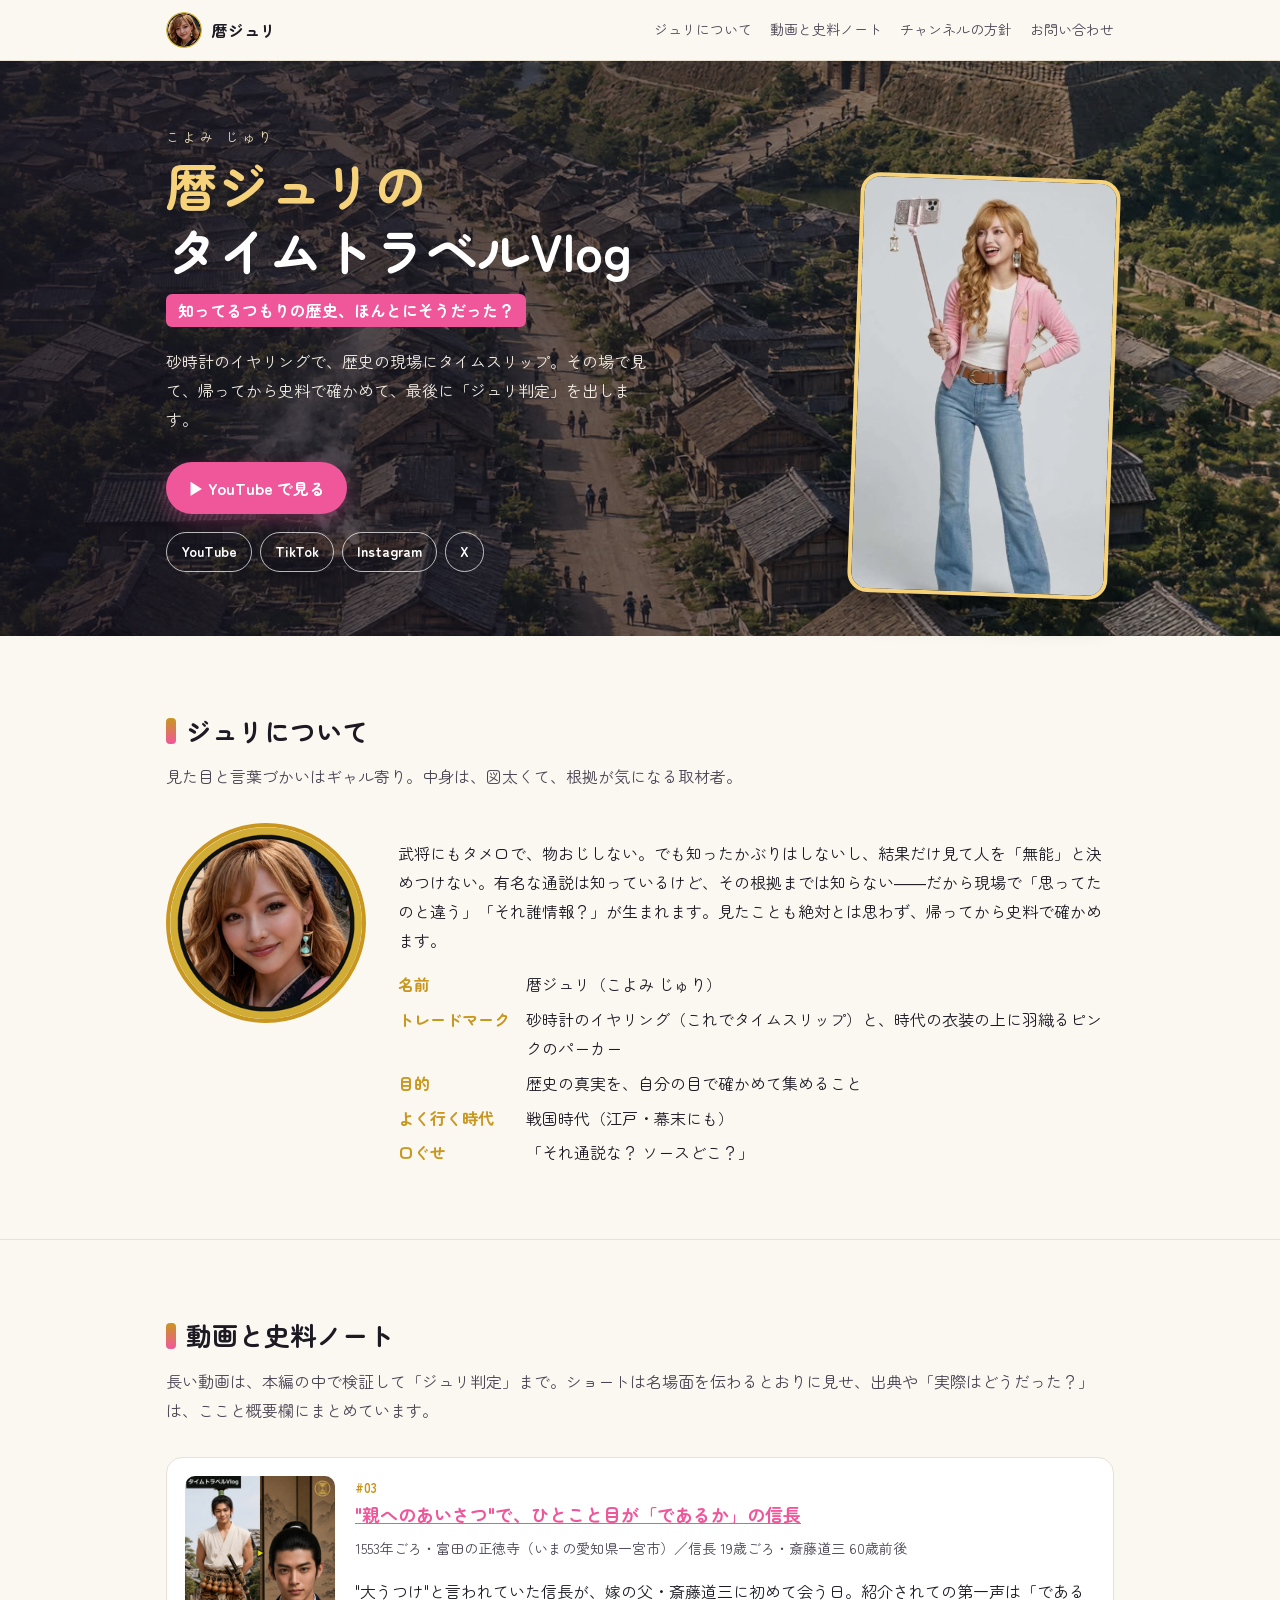
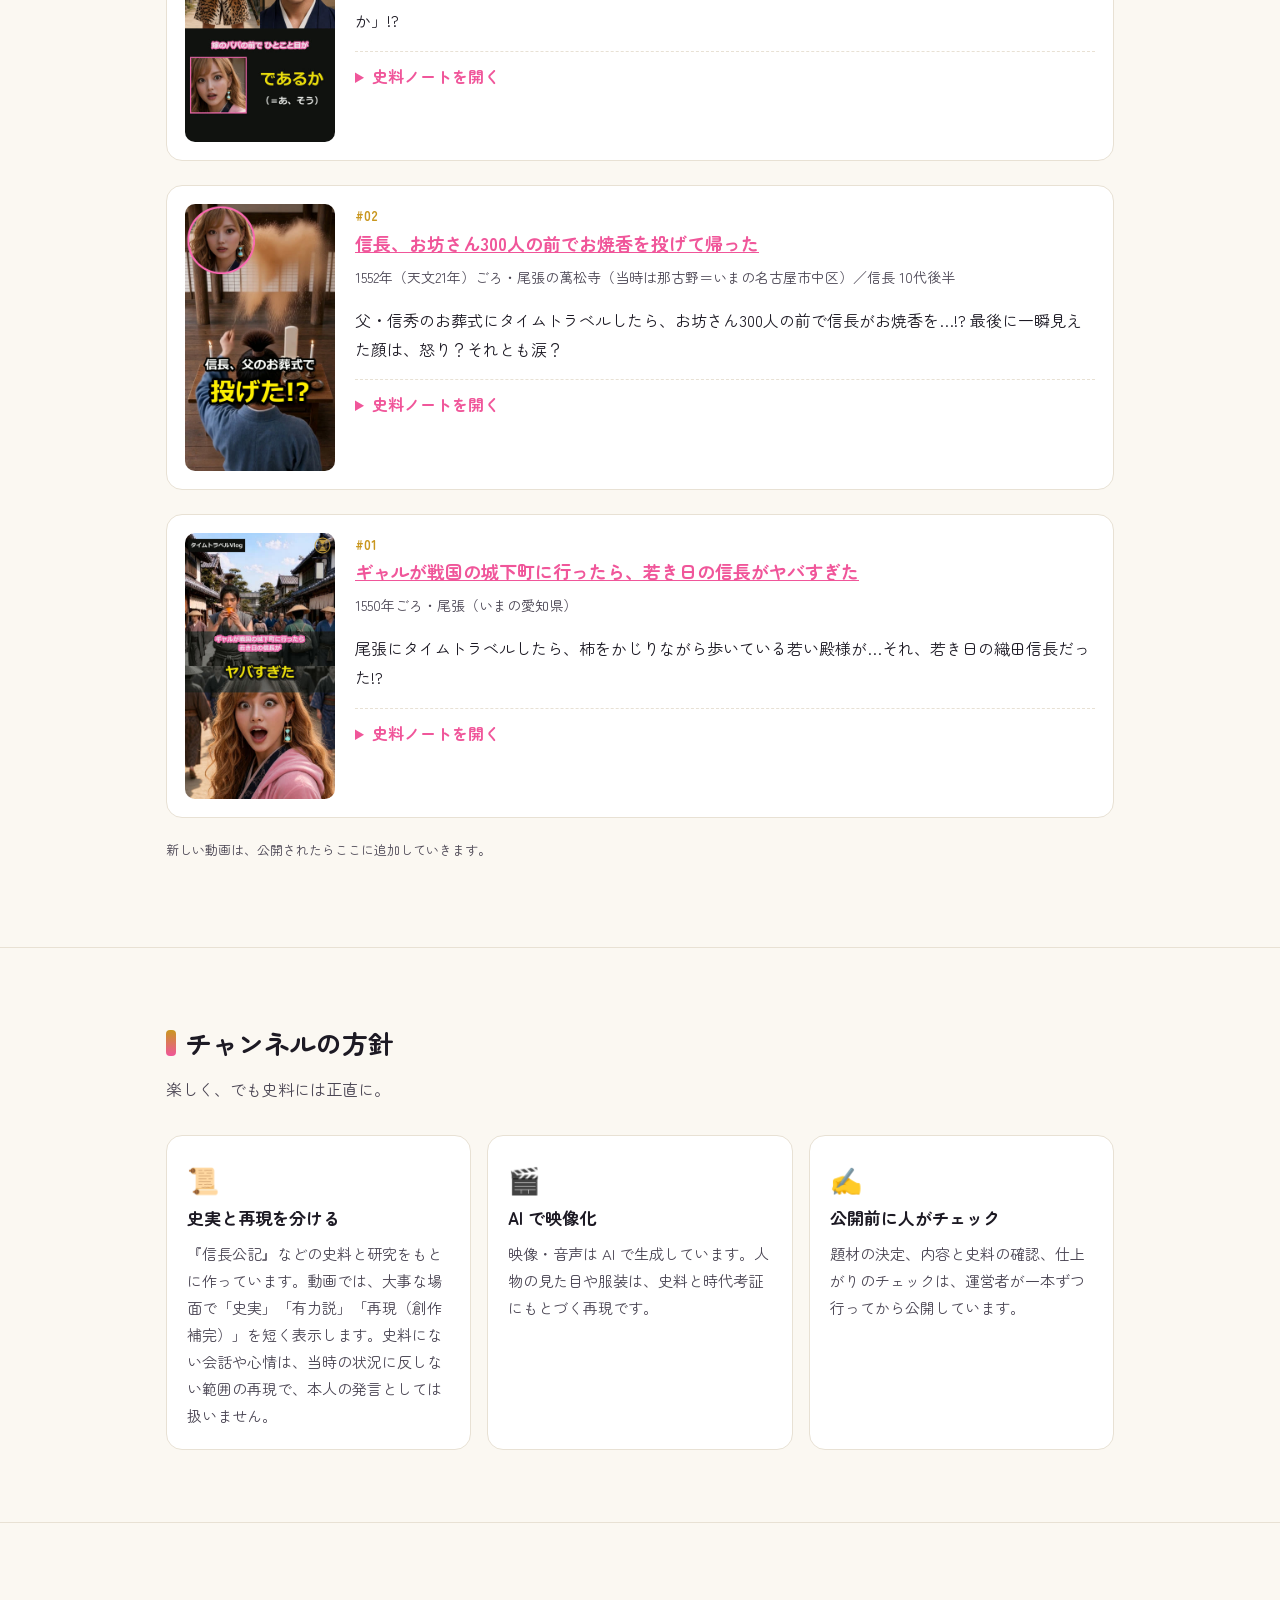
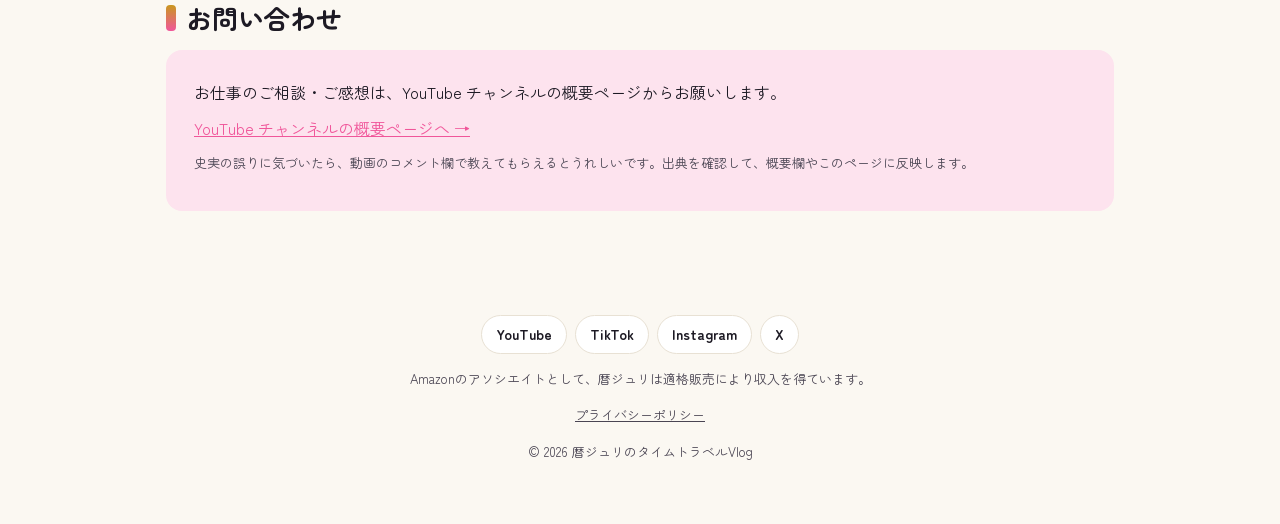
<file: index.html>
<!doctype html>
<html lang="ja">
<head>
<meta charset="utf-8">
<meta name="viewport" content="width=device-width, initial-scale=1">
<title>暦ジュリのタイムトラベルVlog</title>
<meta name="description" content="歴史の現場にタイムスリップして取材する「暦ジュリ」の YouTube チャンネル公式サイト。現場で見て、帰ってから史料で確かめる。動画の一覧と出典の史料ノート。">
<meta property="og:title" content="暦ジュリのタイムトラベルVlog">
<meta property="og:description" content="知ってるつもりの歴史、ほんとにそうだった？ 現場で見て、史料で確かめる。動画と史料ノートの公式サイト。">
<meta property="og:image" content="icon.png">
<link rel="icon" href="favicon.png">
<link rel="preconnect" href="https://fonts.googleapis.com">
<link rel="preconnect" href="https://fonts.gstatic.com" crossorigin>
<link href="https://fonts.googleapis.com/css2?family=Zen+Maru+Gothic:wght@400;700&display=swap" rel="stylesheet">
<link rel="stylesheet" href="style.css">
</head>
<body>

<header class="nav">
  <div class="wrap">
    <a class="brand" href="#top"><img src="icon.png" alt="">暦ジュリ</a>
    <ul>
      <li><a href="#juri">ジュリについて</a></li>
      <li><a href="#videos">動画と史料ノート</a></li>
      <li><a href="#policy">チャンネルの方針</a></li>
      <li><a href="#contact">お問い合わせ</a></li>
    </ul>
  </div>
</header>

<div class="hero" id="top">
  <div class="wrap">
    <div class="hero-text">
      <p class="ruby">こよみ じゅり</p>
      <h1>暦ジュリの<br><span>タイムトラベルVlog</span></h1>
      <p class="tagline">知ってるつもりの歴史、ほんとにそうだった？</p>
      <p class="lead">砂時計のイヤリングで、歴史の現場にタイムスリップ。その場で見て、帰ってから史料で確かめて、最後に「ジュリ判定」を出します。</p>
      <a class="btn" href="https://www.youtube.com/@koyomijuri" target="_blank" rel="noopener">▶ YouTube で見る</a>
      <ul class="sns hero-sns">
        <li><a href="https://www.youtube.com/@koyomijuri" target="_blank" rel="noopener">YouTube</a></li>
        <li><a href="https://www.tiktok.com/@koyomijuri" target="_blank" rel="noopener">TikTok</a></li>
        <li><a href="https://www.instagram.com/koyomi_juri/" target="_blank" rel="noopener">Instagram</a></li>
        <li><a href="https://x.com/koyomijuri" target="_blank" rel="noopener">X</a></li>
      </ul>
    </div>
    <div class="hero-juri"><img src="juri.jpg" alt="自撮り棒を持って笑う暦ジュリ"></div>
  </div>
</div>

<main>
<section id="juri">
  <div class="wrap">
    <h2>ジュリについて</h2>
    <p class="sub">見た目と言葉づかいはギャル寄り。中身は、図太くて、根拠が気になる取材者。</p>
    <div class="profile">
      <img src="icon.png" alt="暦ジュリの顔">
      <div>
        <p>武将にもタメ口で、物おじしない。でも知ったかぶりはしないし、結果だけ見て人を「無能」と決めつけない。有名な通説は知っているけど、その根拠までは知らない――だから現場で「思ってたのと違う」「それ誰情報？」が生まれます。見たことも絶対とは思わず、帰ってから史料で確かめます。</p>
        <dl>
          <dt>名前</dt><dd>暦ジュリ（こよみ じゅり）</dd>
          <dt>トレードマーク</dt><dd>砂時計のイヤリング（これでタイムスリップ）と、時代の衣装の上に羽織るピンクのパーカー</dd>
          <dt>目的</dt><dd>歴史の真実を、自分の目で確かめて集めること</dd>
          <dt>よく行く時代</dt><dd>戦国時代（江戸・幕末にも）</dd>
          <dt>口ぐせ</dt><dd>「それ通説な？ ソースどこ？」</dd>
        </dl>
      </div>
    </div>
  </div>
</section>

<section id="videos">
  <div class="wrap">
    <h2>動画と史料ノート</h2>
    <p class="sub">長い動画は、本編の中で検証して「ジュリ判定」まで。ショートは名場面を伝わるとおりに見せ、出典や「実際はどうだった？」は、ここと概要欄にまとめています。</p>

    <div class="videos">
      <article class="video">
        <a class="thumb" href="https://youtube.com/shorts/IfIPSwm0f0c" target="_blank" rel="noopener"><img src="ep-03.jpg" alt="#03 のサムネイル" loading="lazy"></a>
        <div>
          <p class="no">#03</p>
          <h3><a href="https://youtube.com/shorts/IfIPSwm0f0c" target="_blank" rel="noopener">"親へのあいさつ"で、ひとこと目が「であるか」の信長</a></h3>
          <p class="meta">1553年ごろ・富田の正徳寺（いまの愛知県一宮市）／信長 19歳ごろ・斎藤道三 60歳前後</p>
          <p>"大うつけ"と言われていた信長が、嫁の父・斎藤道三に初めて会う日。紹介されての第一声は「であるか」!?</p>
          <details>
            <summary>史料ノートを開く</summary>
            <p class="note">出典:『信長公記』首巻「山城道三と信長御参会の事」（太田牛一）</p>
            <ul>
              <li>道三は町はずれの小さな家に隠れて、信長の行列をのぞき見していた</li>
              <li>行列の信長は茶筅髷・袖を外した湯帷子・腰にひょうたん。長さ約6.4mの朱槍およそ500本、弓・鉄砲500挺</li>
              <li>寺に着くと屏風で囲って髪を結い直し、長袴の正装に。家来たちは「今までのたわけは、わざとだったのか」と肝をつぶした</li>
              <li>「こちらが山城殿（道三）です」と紹介されて「であるか」。そのあと座敷に入って、きちんと礼をした</li>
              <li>帰り道、道三は「わしの子らは、いずれあのたわけの家来になるだろう」と答えた。この日から、道三の前で信長をたわけと言う人はいなくなった</li>
            </ul>
            <p class="note">※ 年代と「初めての対面だった」ことは通説です。服装・髪の形は推定にもとづく再現です。</p>
          </details>
        </div>
      </article>

      <article class="video">
        <a class="thumb" href="https://youtube.com/shorts/Pb2_9J9bkes" target="_blank" rel="noopener"><img src="ep-02.jpg" alt="#02 のサムネイル" loading="lazy"></a>
        <div>
          <p class="no">#02</p>
          <h3><a href="https://youtube.com/shorts/Pb2_9J9bkes" target="_blank" rel="noopener">信長、お坊さん300人の前でお焼香を投げて帰った</a></h3>
          <p class="meta">1552年（天文21年）ごろ・尾張の萬松寺（当時は那古野＝いまの名古屋市中区）／信長 10代後半</p>
          <p>父・信秀のお葬式にタイムトラベルしたら、お坊さん300人の前で信長がお焼香を…!? 最後に一瞬見えた顔は、怒り？それとも涙？</p>
          <details>
            <summary>史料ノートを開く</summary>
            <p class="note">出典:『信長公記』首巻「備後守病死の事」（太田牛一）</p>
            <ul>
              <li>信長は、柄の長い大刀と脇差を三五縄（わら縄）で巻き、髪は茶筅髷、袴もはかずに仏前へ</li>
              <li>「抹香をくはつと御つかみ候て、仏前へ投懸け御帰る」（抹香をぐわっとつかんで、仏前へ投げかけて帰った）</li>
              <li>弟の勘十郎（信勝）は、折り目の立った肩衣・袴で、作法どおりにふるまった</li>
              <li>みんなは「例の大うつけよ」と噂したが、九州から来ていた旅の僧が一人だけ「あれこそ国は持つ人よ」と言った、と伝わる（原文は「申したる由なり」＝伝聞）</li>
            </ul>
            <p class="note">※ 年代は有力な説（1549年・1551年説もあります）。なぜ投げたのかは史料に書かれていません（怒り・悲しみなどは後の時代の解釈）。投げた先は原文では「仏前」で、位牌や棺とは書かれていません。正座と本堂の様子は演出・推定にもとづく再現です。</p>
          </details>
        </div>
      </article>

      <article class="video">
        <a class="thumb" href="https://youtube.com/shorts/iDWsR5XZRWU" target="_blank" rel="noopener"><img src="ep-01.jpg" alt="#01 のサムネイル" loading="lazy"></a>
        <div>
          <p class="no">#01</p>
          <h3><a href="https://youtube.com/shorts/iDWsR5XZRWU" target="_blank" rel="noopener">ギャルが戦国の城下町に行ったら、若き日の信長がヤバすぎた</a></h3>
          <p class="meta">1550年ごろ・尾張（いまの愛知県）</p>
          <p>尾張にタイムトラベルしたら、柿をかじりながら歩いている若い殿様が…それ、若き日の織田信長だった!?</p>
          <details>
            <summary>史料ノートを開く</summary>
            <p class="note">出典:『信長公記』（太田牛一）／ルイス・フロイスの記録</p>
            <ul>
              <li>若いころの信長の身なり（茶筅髷・袖なしの着物・腰の縄とひょうたん）は『信長公記』の記述にもとづく</li>
              <li>町を歩きながら柿や瓜をかじり、人に寄りかかって歩いていた、と書かれている</li>
            </ul>
            <p class="note">※ 諸説あるものは「説」として紹介しています。</p>
          </details>
        </div>
      </article>
    </div>
    <p class="note" style="margin-top:20px">新しい動画は、公開されたらここに追加していきます。</p>
  </div>
</section>

<section id="policy">
  <div class="wrap">
    <h2>チャンネルの方針</h2>
    <p class="sub">楽しく、でも史料には正直に。</p>
    <div class="policy">
      <div>
        <div class="icon">📜</div>
        <h3>史実と再現を分ける</h3>
        <p>『信長公記』などの史料と研究をもとに作っています。動画では、大事な場面で「史実」「有力説」「再現（創作補完）」を短く表示します。史料にない会話や心情は、当時の状況に反しない範囲の再現で、本人の発言としては扱いません。</p>
      </div>
      <div>
        <div class="icon">🎬</div>
        <h3>AI で映像化</h3>
        <p>映像・音声は AI で生成しています。人物の見た目や服装は、史料と時代考証にもとづく再現です。</p>
      </div>
      <div>
        <div class="icon">✍️</div>
        <h3>公開前に人がチェック</h3>
        <p>題材の決定、内容と史料の確認、仕上がりのチェックは、運営者が一本ずつ行ってから公開しています。</p>
      </div>
    </div>
  </div>
</section>

<section id="contact">
  <div class="wrap">
    <h2>お問い合わせ</h2>
    <div class="contact">
      <p>お仕事のご相談・ご感想は、YouTube チャンネルの概要ページからお願いします。</p>
      <p><a href="https://www.youtube.com/@koyomijuri/about" target="_blank" rel="noopener">YouTube チャンネルの概要ページへ →</a></p>
      <p class="note">史実の誤りに気づいたら、動画のコメント欄で教えてもらえるとうれしいです。出典を確認して、概要欄やこのページに反映します。</p>
    </div>
  </div>
</section>
</main>

<footer>
  <div class="wrap">
    <ul class="sns foot-sns">
        <li><a href="https://www.youtube.com/@koyomijuri" target="_blank" rel="noopener">YouTube</a></li>
        <li><a href="https://www.tiktok.com/@koyomijuri" target="_blank" rel="noopener">TikTok</a></li>
        <li><a href="https://www.instagram.com/koyomi_juri/" target="_blank" rel="noopener">Instagram</a></li>
        <li><a href="https://x.com/koyomijuri" target="_blank" rel="noopener">X</a></li>
      </ul>
    <p class="note">Amazonのアソシエイトとして、暦ジュリは適格販売により収入を得ています。</p>
    <p><a href="privacy.html">プライバシーポリシー</a></p>
    <p>© 2026 暦ジュリのタイムトラベルVlog</p>
  </div>
</footer>

</body>
</html>
</file>
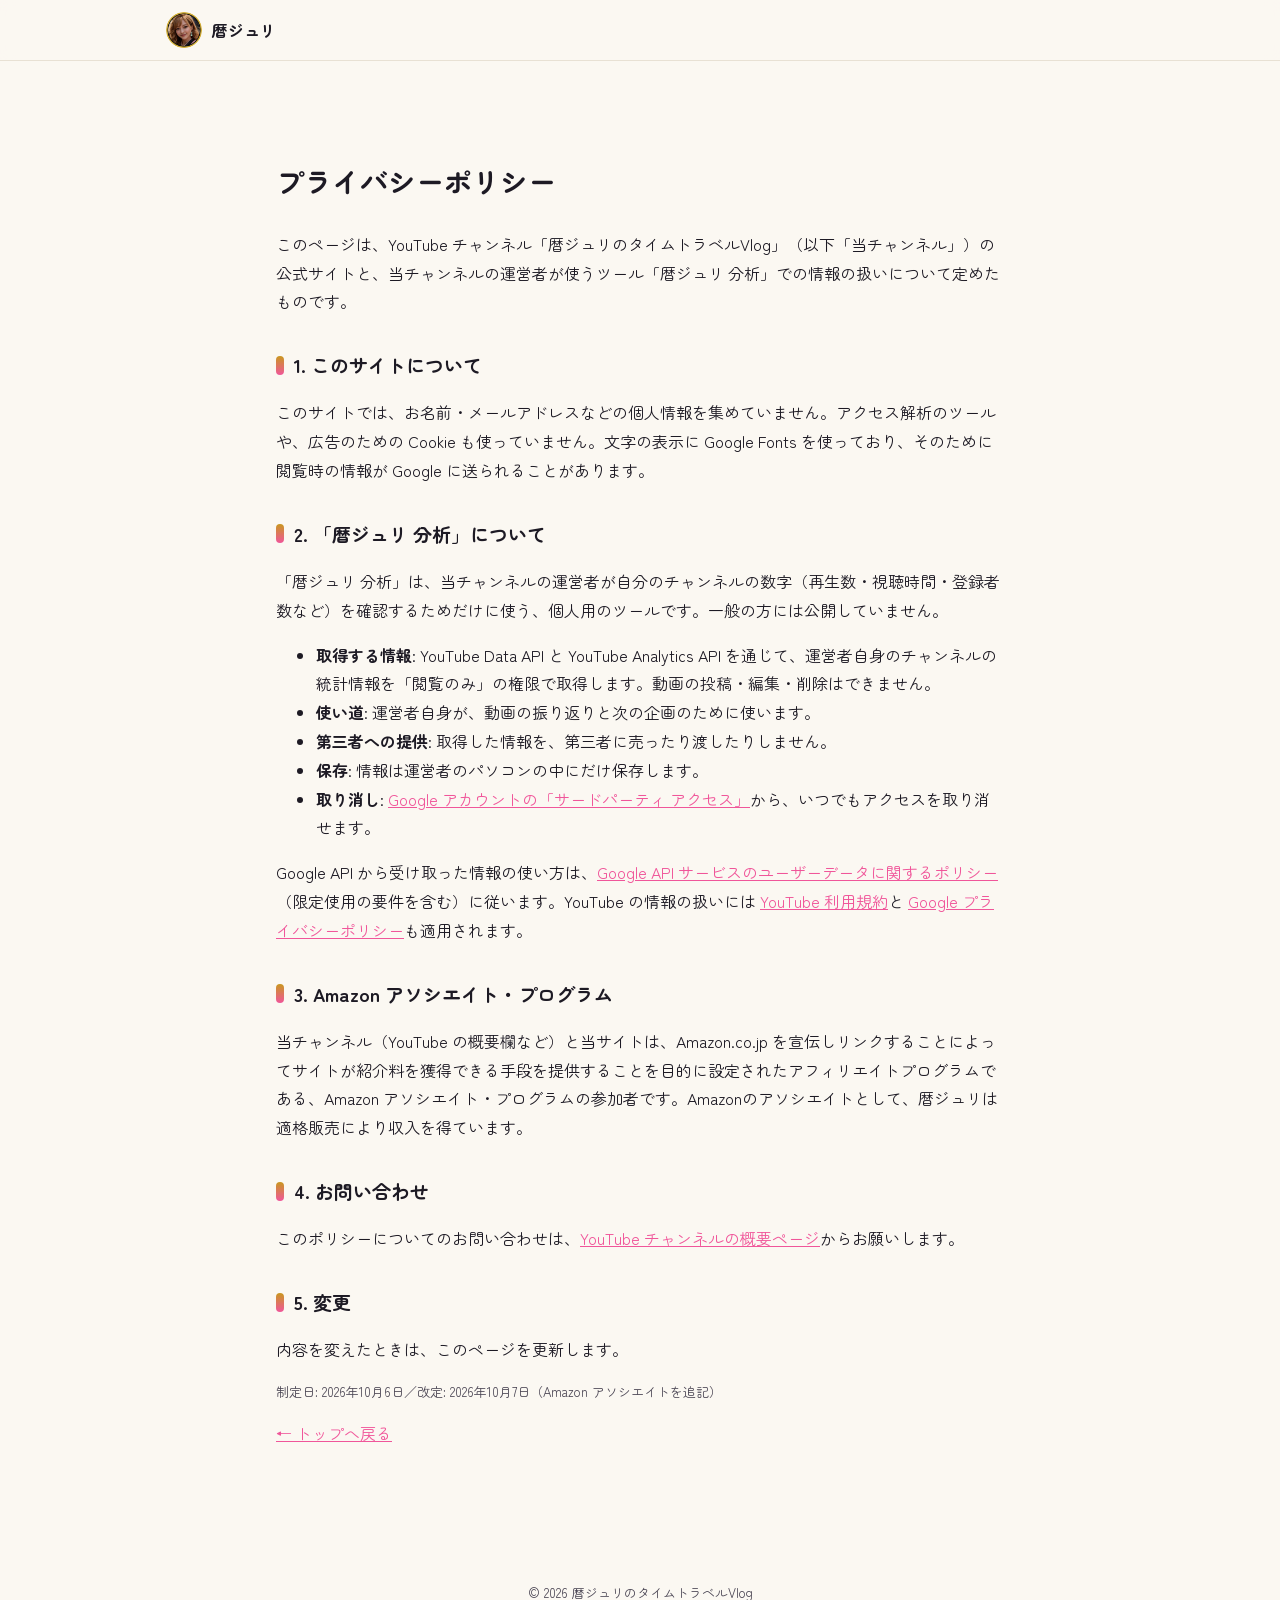
<file: privacy.html>
<!doctype html>
<html lang="ja">
<head>
<meta charset="utf-8">
<meta name="viewport" content="width=device-width, initial-scale=1">
<title>プライバシーポリシー｜暦ジュリのタイムトラベルVlog</title>
<link rel="icon" href="favicon.png">
<link rel="preconnect" href="https://fonts.googleapis.com">
<link rel="preconnect" href="https://fonts.gstatic.com" crossorigin>
<link href="https://fonts.googleapis.com/css2?family=Zen+Maru+Gothic:wght@400;700&display=swap" rel="stylesheet">
<link rel="stylesheet" href="style.css">
</head>
<body>

<header class="nav">
  <div class="wrap">
    <a class="brand" href="index.html"><img src="icon.png" alt="">暦ジュリ</a>
  </div>
</header>

<main>
<section>
  <div class="wrap doc">
    <h1>プライバシーポリシー</h1>
    <p>このページは、YouTube チャンネル「暦ジュリのタイムトラベルVlog」（以下「当チャンネル」）の公式サイトと、当チャンネルの運営者が使うツール「暦ジュリ 分析」での情報の扱いについて定めたものです。</p>

    <h2>1. このサイトについて</h2>
    <p>このサイトでは、お名前・メールアドレスなどの個人情報を集めていません。アクセス解析のツールや、広告のための Cookie も使っていません。文字の表示に Google Fonts を使っており、そのために閲覧時の情報が Google に送られることがあります。</p>

    <h2>2. 「暦ジュリ 分析」について</h2>
    <p>「暦ジュリ 分析」は、当チャンネルの運営者が自分のチャンネルの数字（再生数・視聴時間・登録者数など）を確認するためだけに使う、個人用のツールです。一般の方には公開していません。</p>
    <ul>
      <li><strong>取得する情報</strong>: YouTube Data API と YouTube Analytics API を通じて、運営者自身のチャンネルの統計情報を「閲覧のみ」の権限で取得します。動画の投稿・編集・削除はできません。</li>
      <li><strong>使い道</strong>: 運営者自身が、動画の振り返りと次の企画のために使います。</li>
      <li><strong>第三者への提供</strong>: 取得した情報を、第三者に売ったり渡したりしません。</li>
      <li><strong>保存</strong>: 情報は運営者のパソコンの中にだけ保存します。</li>
      <li><strong>取り消し</strong>: <a href="https://myaccount.google.com/permissions" target="_blank" rel="noopener">Google アカウントの「サードパーティ アクセス」</a>から、いつでもアクセスを取り消せます。</li>
    </ul>
    <p>Google API から受け取った情報の使い方は、<a href="https://developers.google.com/terms/api-services-user-data-policy" target="_blank" rel="noopener">Google API サービスのユーザーデータに関するポリシー</a>（限定使用の要件を含む）に従います。YouTube の情報の扱いには <a href="https://www.youtube.com/t/terms" target="_blank" rel="noopener">YouTube 利用規約</a>と <a href="https://policies.google.com/privacy" target="_blank" rel="noopener">Google プライバシーポリシー</a>も適用されます。</p>

    <h2>3. Amazon アソシエイト・プログラム</h2>
    <p>当チャンネル（YouTube の概要欄など）と当サイトは、Amazon.co.jp を宣伝しリンクすることによってサイトが紹介料を獲得できる手段を提供することを目的に設定されたアフィリエイトプログラムである、Amazon アソシエイト・プログラムの参加者です。Amazonのアソシエイトとして、暦ジュリは適格販売により収入を得ています。</p>

    <h2>4. お問い合わせ</h2>
    <p>このポリシーについてのお問い合わせは、<a href="https://www.youtube.com/@koyomijuri/about" target="_blank" rel="noopener">YouTube チャンネルの概要ページ</a>からお願いします。</p>

    <h2>5. 変更</h2>
    <p>内容を変えたときは、このページを更新します。</p>
    <p class="note">制定日: 2026年10月6日／改定: 2026年10月7日（Amazon アソシエイトを追記）</p>
    <p><a href="index.html">← トップへ戻る</a></p>
  </div>
</section>
</main>

<footer>
  <div class="wrap"><p>© 2026 暦ジュリのタイムトラベルVlog</p></div>
</footer>

</body>
</html>
</file>
<file: style.css>
:root {
  --ink: #1d1a24;
  --ink-soft: #4a4553;
  --paper: #fbf8f2;
  --card: #ffffff;
  --line: #e8e1d4;
  --gold: #c9971f;
  --gold-soft: #f3e4b9;
  --pink: #f0569a;
  --pink-soft: #fde3ee;
  --radius: 16px;
}
@media (prefers-color-scheme: dark) {
  :root {
    --ink: #f3eee6;
    --ink-soft: #c2bbb0;
    --paper: #17141c;
    --card: #221e29;
    --line: #3a3443;
    --gold-soft: #3d3218;
    --pink-soft: #3d1f2d;
  }
}
* { box-sizing: border-box; }
html { scroll-behavior: smooth; }
body {
  margin: 0;
  background: var(--paper);
  color: var(--ink);
  font-family: "Zen Maru Gothic", "Hiragino Maru Gothic ProN", "Yu Gothic", sans-serif;
  line-height: 1.8;
  font-size: 16px;
}
a { color: var(--pink); }
img { max-width: 100%; display: block; }
.wrap { max-width: 980px; margin: 0 auto; padding: 0 16px; }
.hero .wrap > *, .profile > *, .video > * { min-width: 0; }
h3, p, li, dd { overflow-wrap: anywhere; }

/* ヘッダー */
.nav {
  position: sticky; top: 0; z-index: 10;
  background: color-mix(in srgb, var(--paper) 88%, transparent);
  backdrop-filter: blur(8px);
  border-bottom: 1px solid var(--line);
}
.nav .wrap { display: flex; align-items: center; justify-content: space-between; height: 60px; gap: 12px; }
.brand { display: flex; align-items: center; gap: 10px; text-decoration: none; color: var(--ink); font-weight: 700; }
.brand img { width: 36px; height: 36px; border-radius: 50%; }
.nav ul { display: flex; gap: 18px; list-style: none; margin: 0; padding: 0; font-size: 14px; }
.nav ul a { color: var(--ink-soft); text-decoration: none; }
.nav ul a:hover { color: var(--pink); }

/* ヒーロー */
.hero {
  position: relative;
  background: url("hero-bg.jpg") center / cover no-repeat;
  color: #fff;
}
.hero::before {
  content: ""; position: absolute; inset: 0;
  background: linear-gradient(90deg, rgba(20,16,28,.82) 0%, rgba(20,16,28,.55) 55%, rgba(20,16,28,.2) 100%);
}
.hero .wrap { position: relative; display: grid; grid-template-columns: 1fr 260px; align-items: end; gap: 24px; padding-top: 64px; }
.hero-text { padding-bottom: 64px; }
.hero .ruby { font-size: 13px; letter-spacing: .3em; color: var(--gold-soft); margin: 0; }
.hero h1 { font-size: clamp(32px, 6vw, 52px); line-height: 1.25; margin: 4px 0 12px; color: #f6d27a; }
.hero h1 span { color: #fff; }
.tagline {
  display: inline-block; background: var(--pink); color: #fff;
  padding: 2px 12px; border-radius: 6px; font-weight: 700; margin: 0 0 20px;
}
.hero p.lead { max-width: 30em; margin: 0 0 28px; color: #f1ece4; }
.btn {
  display: inline-flex; align-items: center; gap: 8px;
  background: var(--pink); color: #fff; text-decoration: none; font-weight: 700;
  padding: 12px 22px; border-radius: 999px; box-shadow: 0 6px 18px rgba(240,86,154,.35);
}
.btn:hover { filter: brightness(1.08); }
.hero-juri { padding-bottom: 40px; }
.hero-juri img { width: 100%; height: auto; max-height: 420px; object-fit: cover; object-position: top; border-radius: 20px; border: 4px solid #f6d27a; box-shadow: 0 14px 32px rgba(0,0,0,.45); transform: rotate(2deg); }

/* SNS */
.sns { list-style: none; margin: 0; padding: 0; display: flex; flex-wrap: wrap; gap: 8px; }
.sns a { display: inline-block; padding: 6px 14px; border-radius: 999px; font-size: 14px; font-weight: 700; text-decoration: none; }
.hero-sns { margin-top: 18px; }
.hero-sns a { color: #fff; border: 1.5px solid rgba(255,255,255,.7); }
.hero-sns a:hover { background: rgba(255,255,255,.15); }
.foot-sns { justify-content: center; margin-bottom: 12px; }
.foot-sns a { color: var(--ink); border: 1.5px solid var(--line); background: var(--card); }
.foot-sns a:hover { border-color: var(--pink); color: var(--pink); }

/* セクション */
section { padding: 72px 0; }
section + section { border-top: 1px solid var(--line); }
h2 { font-size: 26px; margin: 0 0 8px; display: flex; align-items: center; gap: 10px; }
h2::before { content: ""; width: 10px; height: 26px; border-radius: 4px; background: linear-gradient(var(--gold), var(--pink)); }
.sub { color: var(--ink-soft); margin: 0 0 32px; }

/* ジュリ紹介 */
.profile { display: grid; grid-template-columns: 200px 1fr; gap: 32px; align-items: start; }
.profile img { border-radius: 50%; border: 4px solid var(--gold); }
.profile dl { display: grid; grid-template-columns: 7em 1fr; gap: 6px 16px; margin: 16px 0 0; }
.profile dt { color: var(--gold); font-weight: 700; }
.profile dd { margin: 0; }

/* 動画 */
.videos { display: grid; gap: 24px; }
.video {
  display: grid; grid-template-columns: 150px 1fr; gap: 20px;
  background: var(--card); border: 1px solid var(--line); border-radius: var(--radius); padding: 18px;
}
.video .thumb { border-radius: 10px; overflow: hidden; aspect-ratio: 9 / 16; background: var(--line); }
.video .thumb img { width: 100%; height: 100%; object-fit: cover; }
.video .no { font-size: 13px; color: var(--gold); font-weight: 700; margin: 0; }
.video h3 { font-size: 18px; margin: 2px 0 8px; line-height: 1.5; }
.meta { font-size: 14px; color: var(--ink-soft); margin: 0 0 10px; }
details { border-top: 1px dashed var(--line); margin-top: 12px; padding-top: 10px; }
summary { cursor: pointer; font-weight: 700; color: var(--pink); }
details ul { padding-left: 1.2em; margin: 10px 0 0; font-size: 15px; }
details li { margin-bottom: 6px; }
.note { font-size: 13px; color: var(--ink-soft); }

/* 方針 */
.policy { display: grid; grid-template-columns: repeat(3, 1fr); gap: 16px; }
.policy > div { background: var(--card); border: 1px solid var(--line); border-radius: var(--radius); padding: 20px; }
.policy h3 { margin: 0 0 6px; font-size: 17px; }
.policy p { margin: 0; font-size: 15px; color: var(--ink-soft); }
.policy .icon { font-size: 26px; }

/* 連絡 */
.contact { background: var(--pink-soft); border-radius: var(--radius); padding: 28px; }
.contact p { margin: 0 0 8px; }

footer { padding: 32px 0 48px; font-size: 13px; color: var(--ink-soft); text-align: center; }
footer a { color: var(--ink-soft); }

/* プライバシーポリシー */
.doc { max-width: 760px; }
.doc h1 { font-size: 28px; }
.doc h2 { font-size: 19px; margin-top: 32px; }
.doc h2::before { height: 19px; width: 8px; }

@media (max-width: 720px) {
  .nav ul { display: none; }
  .hero .wrap { grid-template-columns: 1fr; padding-top: 40px; }
  .hero-text { padding-bottom: 8px; }
  .hero-juri { justify-self: center; width: 180px; padding-bottom: 32px; }
  .profile { grid-template-columns: 1fr; }
  .profile img { width: 160px; }
  .video { grid-template-columns: 96px 1fr; gap: 14px; padding: 14px; }
  .policy { grid-template-columns: 1fr; }
  section { padding: 52px 0; }
}
</file>
